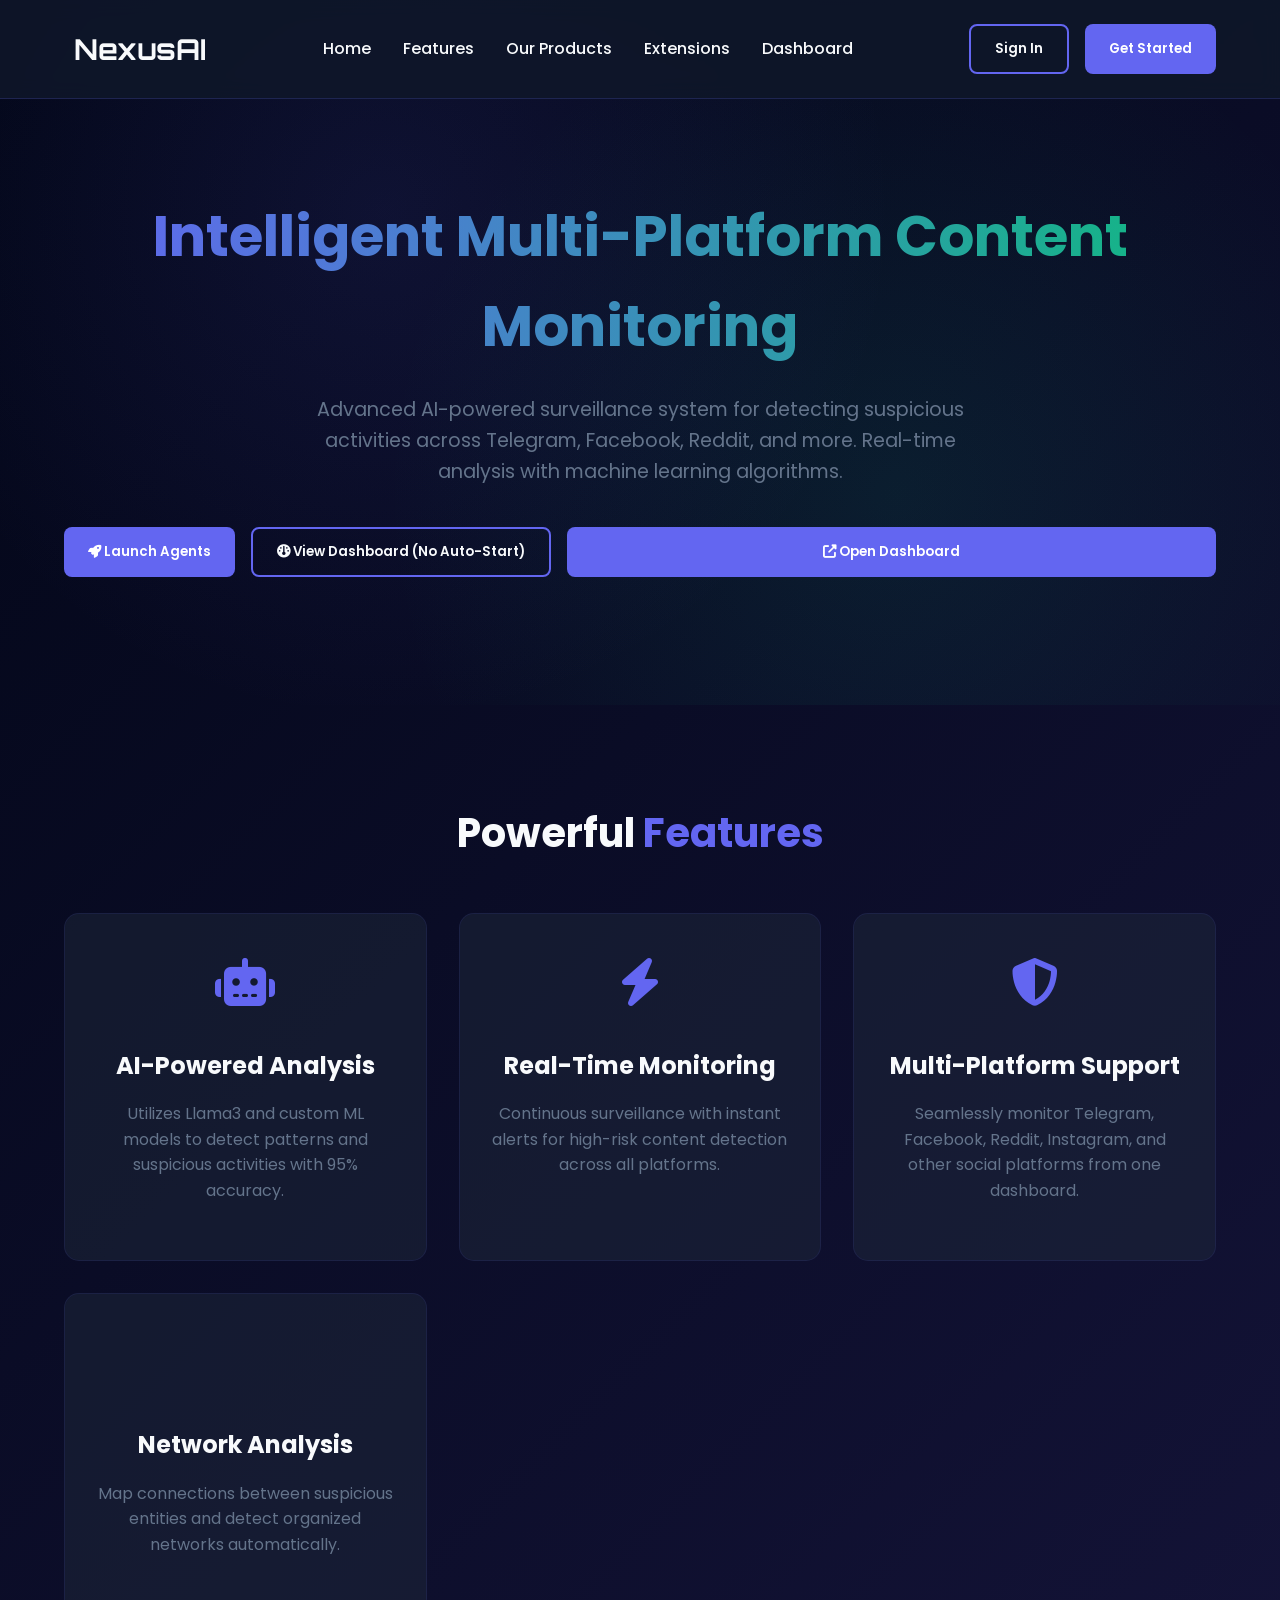
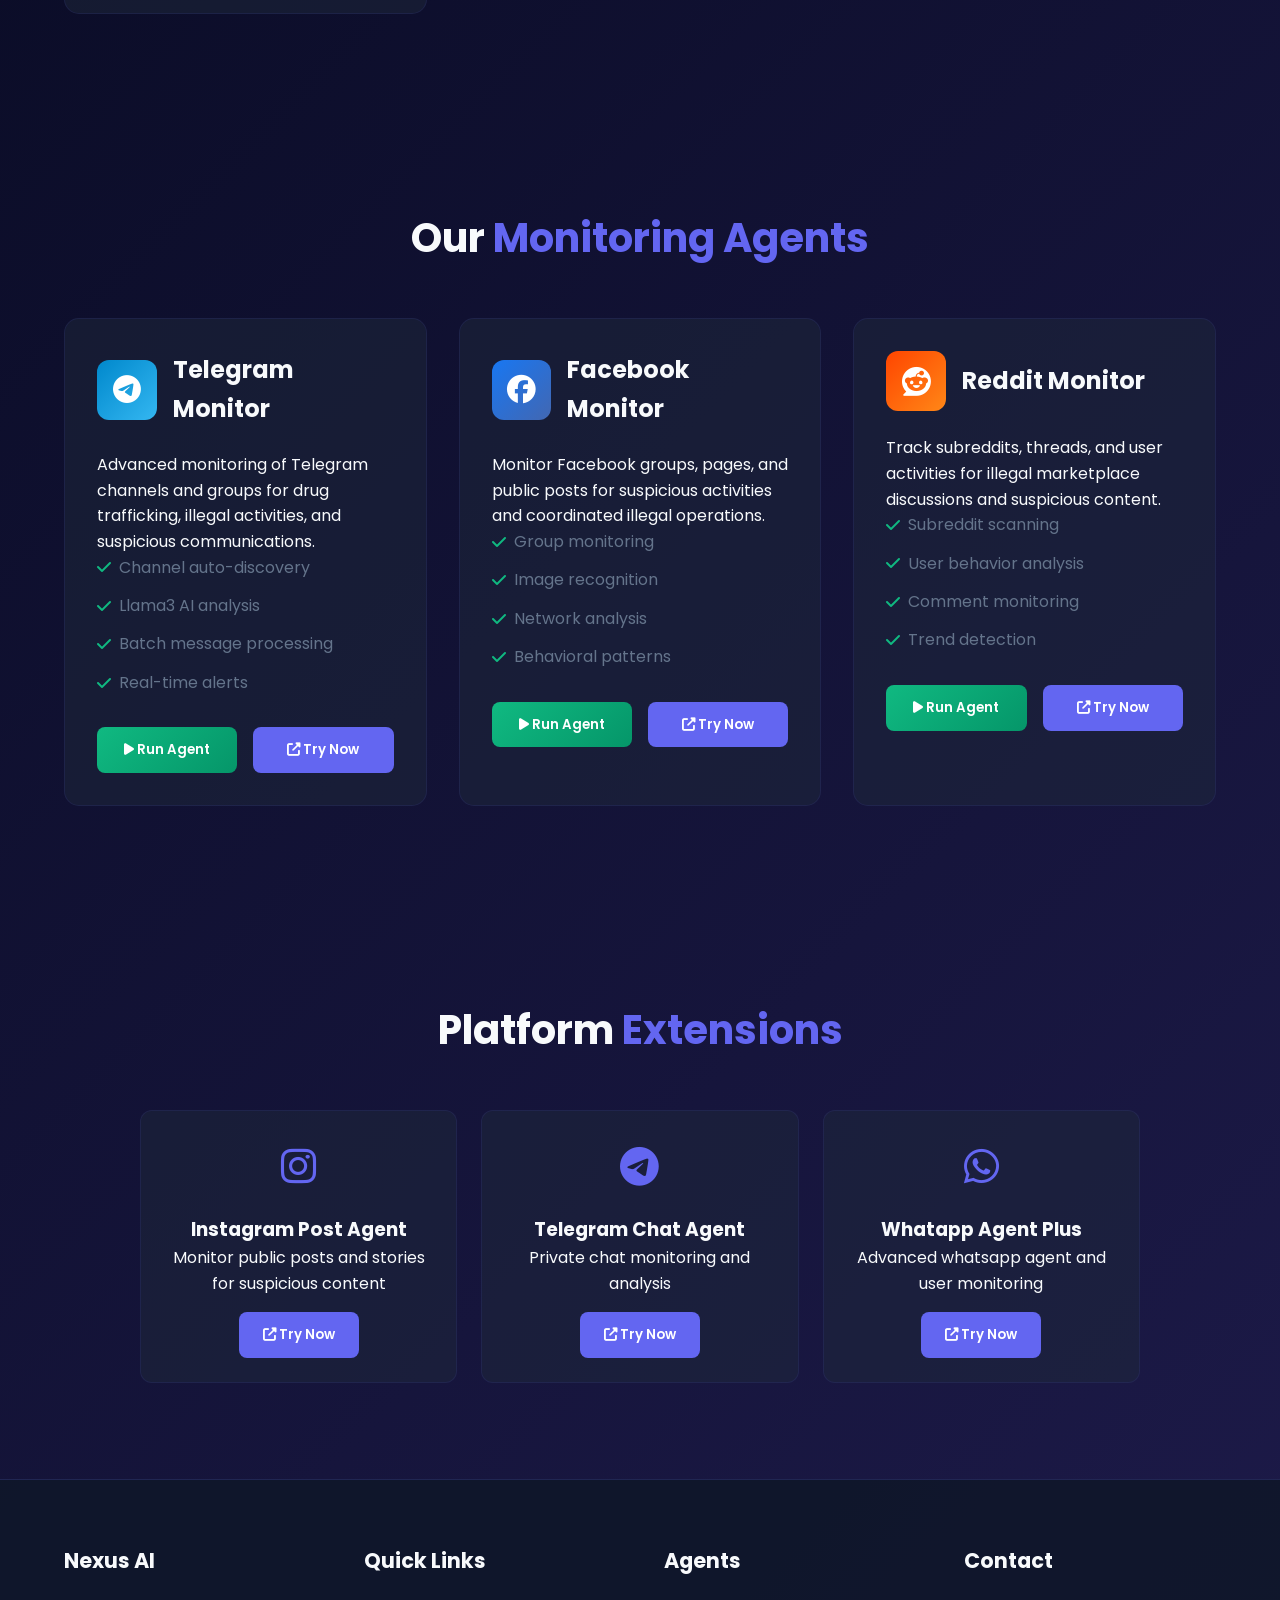
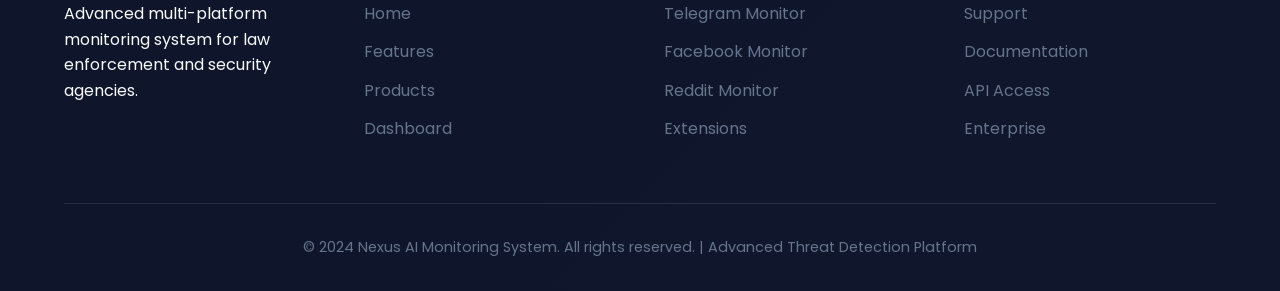
<file: templates/index.html>
<!DOCTYPE html>
<html lang="en">
<head>
    <meta charset="UTF-8">
    <meta name="viewport" content="width=device-width, initial-scale=1.0">
    <title>Nexus AI - Multi-Platform Monitoring System</title>
    <link rel="stylesheet" href="https://cdnjs.cloudflare.com/ajax/libs/font-awesome/6.4.0/css/all.min.css">
    <link href="https://fonts.googleapis.com/css2?family=Poppins:wght@300;400;500;600;700&family=Orbitron:wght@400;700&display=swap" rel="stylesheet">
    <style>
        :root {
            --primary: #6366f1;
            --primary-dark: #4f46e5;
            --secondary: #10b981;
            --danger: #ef4444;
            --warning: #f59e0b;
            --dark: #0f172a;
            --darker: #020617;
            --light: #f8fafc;
            --gray: #64748b;
        }
        
        * {
            margin: 0;
            padding: 0;
            box-sizing: border-box;
        }
        
        body {
            font-family: 'Poppins', sans-serif;
            background: linear-gradient(135deg, var(--darker) 0%, #1e1b4b 100%);
            color: var(--light);
            line-height: 1.6;
            overflow-x: hidden;
        }
        
        /* Animations */
        @keyframes float {
            0%, 100% { transform: translateY(0); }
            50% { transform: translateY(-10px); }
        }
        
        @keyframes pulse {
            0%, 100% { opacity: 1; }
            50% { opacity: 0.7; }
        }
        
        @keyframes slideIn {
            from { transform: translateY(30px); opacity: 0; }
            to { transform: translateY(0); opacity: 1; }
        }
        
        @keyframes glow {
            0%, 100% { box-shadow: 0 0 20px rgba(99, 102, 241, 0.5); }
            50% { box-shadow: 0 0 40px rgba(99, 102, 241, 0.8); }
        }
        
        /* Header & Navigation */
        .navbar {
            position: fixed;
            top: 0;
            width: 100%;
            padding: 1.5rem 5%;
            display: flex;
            justify-content: space-between;
            align-items: center;
            background: rgba(15, 23, 42, 0.9);
            backdrop-filter: blur(10px);
            z-index: 1000;
            border-bottom: 1px solid rgba(99, 102, 241, 0.2);
        }
        
        .logo {
            display: flex;
            align-items: center;
            gap: 10px;
            font-family: 'Orbitron', sans-serif;
            font-size: 1.8rem;
            font-weight: 700;
            color: var(--light);
        }
        
        .logo i {
            color: var(--primary);
            animation: float 3s ease-in-out infinite;
        }
        
        .nav-links {
            display: flex;
            gap: 2rem;
        }
        
        .nav-links a {
            color: var(--light);
            text-decoration: none;
            font-weight: 500;
            transition: color 0.3s;
            position: relative;
        }
        
        .nav-links a:hover {
            color: var(--primary);
        }
        
        .nav-links a::after {
            content: '';
            position: absolute;
            bottom: -5px;
            left: 0;
            width: 0;
            height: 2px;
            background: var(--primary);
            transition: width 0.3s;
        }
        
        .nav-links a:hover::after {
            width: 100%;
        }
        
        .auth-buttons {
            display: flex;
            gap: 1rem;
        }
        
        .btn {
            padding: 0.8rem 1.5rem;
            border-radius: 8px;
            font-weight: 600;
            cursor: pointer;
            transition: all 0.3s;
            border: none;
            font-family: 'Poppins', sans-serif;
        }
        
        .btn-outline {
            background: transparent;
            color: var(--light);
            border: 2px solid var(--primary);
        }
        
        .btn-outline:hover {
            background: var(--primary);
            transform: translateY(-2px);
            box-shadow: 0 10px 20px rgba(99, 102, 241, 0.3);
        }
        
        .btn-primary {
            background: var(--primary);
            color: white;
        }
        
        .btn-primary:hover {
            background: var(--primary-dark);
            transform: translateY(-2px);
            box-shadow: 0 10px 20px rgba(99, 102, 241, 0.3);
        }
        
        /* Hero Section */
        .hero {
            padding: 12rem 5% 8rem;
            text-align: center;
            position: relative;
            overflow: hidden;
        }
        
        .hero-bg {
            position: absolute;
            top: 0;
            left: 0;
            width: 100%;
            height: 100%;
            background: radial-gradient(circle at 30% 30%, rgba(99, 102, 241, 0.1) 0%, transparent 50%),
                        radial-gradient(circle at 70% 70%, rgba(16, 185, 129, 0.1) 0%, transparent 50%);
            z-index: -1;
        }
        
        .hero h1 {
            font-size: 3.5rem;
            margin-bottom: 1.5rem;
            background: linear-gradient(90deg, var(--primary), var(--secondary));
            -webkit-background-clip: text;
            -webkit-text-fill-color: transparent;
            animation: slideIn 1s ease-out;
        }
        
        .hero p {
            font-size: 1.2rem;
            color: var(--gray);
            max-width: 700px;
            margin: 0 auto 2.5rem;
            animation: slideIn 1s ease-out 0.2s both;
        }
        
        .hero-buttons {
            display: flex;
            gap: 1rem;
            justify-content: center;
            animation: slideIn 1s ease-out 0.4s both;
        }
        
        /* Features Section */
        .section {
            padding: 6rem 5%;
        }
        
        .section-title {
            text-align: center;
            font-size: 2.5rem;
            margin-bottom: 3rem;
            color: var(--light);
        }
        
        .section-title span {
            color: var(--primary);
        }
        
        .features-grid {
            display: grid;
            grid-template-columns: repeat(auto-fit, minmax(300px, 1fr));
            gap: 2rem;
            max-width: 1200px;
            margin: 0 auto;
        }
        
        .feature-card {
            background: rgba(30, 41, 59, 0.5);
            border-radius: 15px;
            padding: 2rem;
            text-align: center;
            transition: all 0.3s;
            border: 1px solid rgba(99, 102, 241, 0.1);
            position: relative;
            overflow: hidden;
        }
        
        .feature-card::before {
            content: '';
            position: absolute;
            top: 0;
            left: -100%;
            width: 100%;
            height: 100%;
            background: linear-gradient(90deg, transparent, rgba(99, 102, 241, 0.1), transparent);
            transition: left 0.7s;
        }
        
        .feature-card:hover::before {
            left: 100%;
        }
        
        .feature-card:hover {
            transform: translateY(-10px);
            border-color: var(--primary);
            box-shadow: 0 20px 40px rgba(0, 0, 0, 0.3);
        }
        
        .feature-icon {
            font-size: 3rem;
            color: var(--primary);
            margin-bottom: 1.5rem;
            animation: float 3s ease-in-out infinite;
        }
        
        .feature-card h3 {
            font-size: 1.5rem;
            margin-bottom: 1rem;
            color: var(--light);
        }
        
        .feature-card p {
            color: var(--gray);
            margin-bottom: 1.5rem;
        }
        
        /* Agents Section */
        .agents-grid {
            display: grid;
            grid-template-columns: repeat(auto-fit, minmax(350px, 1fr));
            gap: 2rem;
            max-width: 1200px;
            margin: 0 auto;
        }
        
        .agent-card {
            background: rgba(30, 41, 59, 0.5);
            border-radius: 15px;
            padding: 2rem;
            transition: all 0.3s;
            border: 1px solid rgba(99, 102, 241, 0.1);
            position: relative;
            overflow: hidden;
        }
        
        .agent-card:hover {
            transform: translateY(-10px);
            border-color: var(--primary);
            box-shadow: 0 20px 40px rgba(0, 0, 0, 0.3);
        }
        
        .agent-header {
            display: flex;
            align-items: center;
            gap: 1rem;
            margin-bottom: 1.5rem;
        }
        
        .agent-icon {
            width: 60px;
            height: 60px;
            border-radius: 12px;
            display: flex;
            align-items: center;
            justify-content: center;
            font-size: 1.8rem;
            color: white;
        }
        
        .telegram-icon { background: linear-gradient(135deg, #0088cc, #34b7f1); }
        .facebook-icon { background: linear-gradient(135deg, #1877f2, #4267b2); }
        .reddit-icon { background: linear-gradient(135deg, #ff4500, #ff8717); }
        
        .agent-header h3 {
            font-size: 1.5rem;
            color: var(--light);
        }
        
        .agent-features {
            list-style: none;
            margin-bottom: 2rem;
        }
        
        .agent-features li {
            display: flex;
            align-items: center;
            gap: 0.5rem;
            margin-bottom: 0.8rem;
            color: var(--gray);
        }
        
        .agent-features li i {
            color: var(--secondary);
        }
        
        .agent-actions {
            display: flex;
            gap: 1rem;
        }
        
        .btn-run {
            background: linear-gradient(135deg, var(--secondary), #059669);
            color: white;
            flex: 1;
            animation: pulse 2s infinite;
        }
        
        .btn-run:hover {
            transform: translateY(-2px);
            box-shadow: 0 10px 20px rgba(16, 185, 129, 0.3);
        }
        
        .btn-try {
            background: var(--primary);
            color: white;
            flex: 1;
        }
        
        .btn-try:hover {
            background: var(--primary-dark);
            transform: translateY(-2px);
            box-shadow: 0 10px 20px rgba(99, 102, 241, 0.3);
        }
        
        /* Extensions Section */
        .extensions-grid {
            display: grid;
            grid-template-columns: repeat(auto-fit, minmax(250px, 1fr));
            gap: 1.5rem;
            max-width: 1000px;
            margin: 0 auto;
        }
        
        .extension-card {
            background: rgba(30, 41, 59, 0.5);
            border-radius: 12px;
            padding: 1.5rem;
            text-align: center;
            transition: all 0.3s;
            border: 1px solid rgba(99, 102, 241, 0.1);
        }
        
        .extension-card:hover {
            transform: translateY(-5px);
            border-color: var(--primary);
        }
        
        .extension-icon {
            font-size: 2.5rem;
            margin-bottom: 1rem;
            color: var(--primary);
        }
        
        /* Footer */
        footer {
            background: rgba(15, 23, 42, 0.9);
            padding: 4rem 5% 2rem;
            border-top: 1px solid rgba(99, 102, 241, 0.2);
        }
        
        .footer-content {
            display: grid;
            grid-template-columns: repeat(auto-fit, minmax(250px, 1fr));
            gap: 3rem;
            max-width: 1200px;
            margin: 0 auto;
        }
        
        .footer-column h3 {
            font-size: 1.3rem;
            margin-bottom: 1.5rem;
            color: var(--light);
        }
        
        .footer-links {
            list-style: none;
        }
        
        .footer-links li {
            margin-bottom: 0.8rem;
        }
        
        .footer-links a {
            color: var(--gray);
            text-decoration: none;
            transition: color 0.3s;
        }
        
        .footer-links a:hover {
            color: var(--primary);
        }
        
        .copyright {
            text-align: center;
            margin-top: 3rem;
            padding-top: 2rem;
            border-top: 1px solid rgba(255, 255, 255, 0.1);
            color: var(--gray);
            font-size: 0.9rem;
        }
        
        /* Responsive */
        @media (max-width: 768px) {
            .hero h1 {
                font-size: 2.5rem;
            }
            
            .nav-links {
                display: none;
            }
            
            .hero-buttons {
                flex-direction: column;
                align-items: center;
            }
            
            .btn {
                width: 100%;
                max-width: 300px;
            }
        }
    </style>
</head>
<body>
    <!-- Navigation -->
    <nav class="navbar">
        <div class="logo">
            <i class="fas fa-brain-circuit"></i>
            <span>NexusAI</span>
        </div>
        <div class="nav-links">
            <a href="#home">Home</a>
            <a href="#features">Features</a>
            <a href="#products">Our Products</a>
            <a href="#extensions">Extensions</a>
            <a href="#dashboard">Dashboard</a>
        </div>
        <div class="auth-buttons">
            <button class="btn btn-outline" onclick="window.location.href='dashboard'">Sign In</button>
            <button class="btn btn-primary" onclick="window.location.href='#products'">Get Started</button>
        </div>
    </nav>

    <!-- Hero Section -->
    <section class="hero" id="home">
        <div class="hero-bg"></div>
        <h1>Intelligent Multi-Platform Content Monitoring</h1>
        <p>Advanced AI-powered surveillance system for detecting suspicious activities across Telegram, Facebook, Reddit, and more. Real-time analysis with machine learning algorithms.</p>
        <div class="hero-buttons">
            <button class="btn btn-primary" onclick="window.location.href='#products'">
                <i class="fas fa-rocket"></i> Launch Agents
            </button>
           <!-- In the hero section, update the button text -->
<button class="btn btn-outline" onclick="openDashboard('overview')">
    <i class="fas fa-dashboard"></i> View Dashboard (No Auto-Start)
</button>

<!-- In the agent cards, update the "Try Now" button behavior -->
<button class="btn btn-try" onclick="openDashboardWithConfirmation('telegram')">
    <i class="fas fa-external-link-alt"></i> Open Dashboard
</button>
        </div>
    </section>

    <!-- Features Section -->
    <section class="section" id="features">
        <h2 class="section-title">Powerful <span>Features</span></h2>
        <div class="features-grid">
            <div class="feature-card">
                <div class="feature-icon">
                    <i class="fas fa-robot"></i>
                </div>
                <h3>AI-Powered Analysis</h3>
                <p>Utilizes Llama3 and custom ML models to detect patterns and suspicious activities with 95% accuracy.</p>
            </div>
            <div class="feature-card">
                <div class="feature-icon">
                    <i class="fas fa-bolt"></i>
                </div>
                <h3>Real-Time Monitoring</h3>
                <p>Continuous surveillance with instant alerts for high-risk content detection across all platforms.</p>
            </div>
            <div class="feature-card">
                <div class="feature-icon">
                    <i class="fas fa-shield-alt"></i>
                </div>
                <h3>Multi-Platform Support</h3>
                <p>Seamlessly monitor Telegram, Facebook, Reddit, Instagram, and other social platforms from one dashboard.</p>
            </div>
            <div class="feature-card">
                <div class="feature-icon">
                    <i class="fas fa-chart-network"></i>
                </div>
                <h3>Network Analysis</h3>
                <p>Map connections between suspicious entities and detect organized networks automatically.</p>
            </div>
        </div>
    </section>

    <!-- Products Section -->
    <section class="section" id="products">
        <h2 class="section-title">Our <span>Monitoring Agents</span></h2>
        <div class="agents-grid">
            <!-- Telegram Agent -->
            <div class="agent-card">
                <div class="agent-header">
                    <div class="agent-icon telegram-icon">
                        <i class="fab fa-telegram"></i>
                    </div>
                    <h3>Telegram Monitor</h3>
                </div>
                <p>Advanced monitoring of Telegram channels and groups for drug trafficking, illegal activities, and suspicious communications.</p>
                <ul class="agent-features">
                    <li><i class="fas fa-check"></i> Channel auto-discovery</li>
                    <li><i class="fas fa-check"></i> Llama3 AI analysis</li>
                    <li><i class="fas fa-check"></i> Batch message processing</li>
                    <li><i class="fas fa-check"></i> Real-time alerts</li>
                </ul>
                <div class="agent-actions">
                    <button class="btn btn-run" onclick="runTelegramAgent()">
                        <i class="fas fa-play"></i> Run Agent
                    </button>
                    <button class="btn btn-try" onclick="openDashboard('telegram')">
                        <i class="fas fa-external-link-alt"></i> Try Now
                    </button>
                </div>
            </div>

            <!-- Facebook Agent -->
            <div class="agent-card">
                <div class="agent-header">
                    <div class="agent-icon facebook-icon">
                        <i class="fab fa-facebook"></i>
                    </div>
                    <h3>Facebook Monitor</h3>
                </div>
                <p>Monitor Facebook groups, pages, and public posts for suspicious activities and coordinated illegal operations.</p>
                <ul class="agent-features">
                    <li><i class="fas fa-check"></i> Group monitoring</li>
                    <li><i class="fas fa-check"></i> Image recognition</li>
                    <li><i class="fas fa-check"></i> Network analysis</li>
                    <li><i class="fas fa-check"></i> Behavioral patterns</li>
                </ul>
                <div class="agent-actions">
                    <button class="btn btn-run" onclick="runFacebookAgent()">
                        <i class="fas fa-play"></i> Run Agent
                    </button>
                    <button class="btn btn-try" onclick="openDashboard('facebook')">
                        <i class="fas fa-external-link-alt"></i> Try Now
                    </button>
                </div>
            </div>

            <!-- Reddit Agent -->
            <div class="agent-card">
                <div class="agent-header">
                    <div class="agent-icon reddit-icon">
                        <i class="fab fa-reddit"></i>
                    </div>
                    <h3>Reddit Monitor</h3>
                </div>
                <p>Track subreddits, threads, and user activities for illegal marketplace discussions and suspicious content.</p>
                <ul class="agent-features">
                    <li><i class="fas fa-check"></i> Subreddit scanning</li>
                    <li><i class="fas fa-check"></i> User behavior analysis</li>
                    <li><i class="fas fa-check"></i> Comment monitoring</li>
                    <li><i class="fas fa-check"></i> Trend detection</li>
                </ul>
                <div class="agent-actions">
                    <button class="btn btn-run" onclick="runRedditAgent()">
                        <i class="fas fa-play"></i> Run Agent
                    </button>
                    <button class="btn btn-try" onclick="openDashboard('reddit')">
                        <i class="fas fa-external-link-alt"></i> Try Now
                    </button>
                </div>
            </div>
        </div>
    </section>

    <!-- Extensions Section -->
    <section class="section" id="extensions">
        <h2 class="section-title">Platform <span>Extensions</span></h2>
        <div class="extensions-grid">
            <div class="extension-card">
                <div class="extension-icon">
                    <i class="fab fa-instagram"></i>
                </div>
                <h3>Instagram Post Agent</h3>
                <p>Monitor public posts and stories for suspicious content</p>
                <button class="btn btn-try" onclick="openDashboard('instagram')" style="margin-top: 1rem;">
                    <i class="fas fa-external-link-alt"></i> Try Now
                </button>
            </div>
            <div class="extension-card">
                <div class="extension-icon">
                    <i class="fab fa-telegram"></i>
                </div>
                <h3>Telegram Chat Agent</h3>
                <p>Private chat monitoring and analysis</p>
                <button class="btn btn-try" onclick="openDashboard('telegram-chat')" style="margin-top: 1rem;">
                    <i class="fas fa-external-link-alt"></i> Try Now
                </button>
            </div>
            <div class="extension-card">
                <div class="extension-icon">
                    <i class="fab fa-whatsapp"></i>
                </div>
                <h3>Whatapp Agent Plus</h3>
                <p>Advanced whatsapp agent and user monitoring</p>
                <button class="btn btn-try" onclick="openDashboard('reddit-plus')" style="margin-top: 1rem;">
                    <i class="fas fa-external-link-alt"></i> Try Now
                </button>
            </div>
        </div>
    </section>

    <!-- Footer -->
    <footer>
        <div class="footer-content">
            <div class="footer-column">
                <h3>Nexus AI</h3>
                <p>Advanced multi-platform monitoring system for law enforcement and security agencies.</p>
            </div>
            <div class="footer-column">
                <h3>Quick Links</h3>
                <ul class="footer-links">
                    <li><a href="#home">Home</a></li>
                    <li><a href="#features">Features</a></li>
                    <li><a href="#products">Products</a></li>
                    <li><a href="#dashboard">Dashboard</a></li>
                </ul>
            </div>
            <div class="footer-column">
                <h3>Agents</h3>
                <ul class="footer-links">
                    <li><a href="#products">Telegram Monitor</a></li>
                    <li><a href="#products">Facebook Monitor</a></li>
                    <li><a href="#products">Reddit Monitor</a></li>
                    <li><a href="#extensions">Extensions</a></li>
                </ul>
            </div>
            <div class="footer-column">
                <h3>Contact</h3>
                <ul class="footer-links">
                    <li><a href="#">Support</a></li>
                    <li><a href="#">Documentation</a></li>
                    <li><a href="#">API Access</a></li>
                    <li><a href="#">Enterprise</a></li>
                </ul>
            </div>
        </div>
        <div class="copyright">
            <p>&copy; 2024 Nexus AI Monitoring System. All rights reserved. | Advanced Threat Detection Platform</p>
        </div>
    </footer>

    <script>
        // Smooth scrolling for navigation links
        document.querySelectorAll('a[href^="#"]').forEach(anchor => {
            anchor.addEventListener('click', function (e) {
                e.preventDefault();
                const target = document.querySelector(this.getAttribute('href'));
                if (target) {
                    target.scrollIntoView({
                        behavior: 'smooth',
                        block: 'start'
                    });
                }
            });
        });

        // Run Agent Functions
        function runTelegramAgent() {
            showNotification('🚀 Starting Telegram Monitor Agent...', 'success');
            // In production, this would make an API call to start the agent
            simulateAgentStart('telegram');
        }

        function runFacebookAgent() {
            showNotification('🚀 Starting Facebook Monitor Agent...', 'success');
            simulateAgentStart('facebook');
        }

        function runRedditAgent() {
            showNotification('🚀 Starting Reddit Monitor Agent...', 'success');
            simulateAgentStart('reddit');
        }

        function simulateAgentStart(agent) {
            const button = event.target.closest('.btn-run');
            const originalHTML = button.innerHTML;
            
            button.innerHTML = '<i class="fas fa-spinner fa-spin"></i> Running...';
            button.disabled = true;
            
            setTimeout(() => {
                button.innerHTML = '<i class="fas fa-check"></i> Running';
                button.style.background = 'linear-gradient(135deg, #10b981, #059669)';
                
                showNotification(`✅ ${agent.charAt(0).toUpperCase() + agent.slice(1)} Agent is now monitoring`, 'success');
                
                // Update dashboard with agent status
                updateDashboardStatus(agent, 'active');
                
            }, 2000);
        }

        function openDashboard(source) {
    // Save the selected source to localStorage
    localStorage.setItem('selectedSource', source);
    
    // Show notification
    showNotification(`📊 Redirecting to ${source} dashboard...`, 'info');
    
    // Debug log
    console.log(`Opening dashboard for: ${source}`);
    console.log(`Will redirect to: http://127.0.0.1:5000/dashboard`);
    
    // Small delay for better UX
    setTimeout(() => {
        // Try multiple URLs in case one fails
        const urls = [
            'http://127.0.0.1:5000/dashboard',
            'http://localhost:5000/dashboard',
            '/dashboard',
            'dashboard'
        ];
        
        // Try the first URL
        window.location.href = urls[0];
        
        // If it fails, try others after 2 seconds
        setTimeout(() => {
            if (window.location.href.includes('dashboard') === false) {
                console.log('First URL failed, trying alternative...');
                window.location.href = urls[1];
            }
        }, 2000);
    }, 800);
}

        function showNotification(message, type) {
            // Create notification element
            const notification = document.createElement('div');
            notification.style.cssText = `
                position: fixed;
                top: 100px;
                right: 20px;
                padding: 15px 20px;
                background: ${type === 'success' ? '#10b981' : '#ef4444'};
                color: white;
                border-radius: 8px;
                box-shadow: 0 5px 15px rgba(0,0,0,0.3);
                z-index: 10000;
                animation: slideIn 0.3s ease-out;
                display: flex;
                align-items: center;
                gap: 10px;
            `;
            
            notification.innerHTML = `
                <i class="fas fa-${type === 'success' ? 'check-circle' : 'exclamation-circle'}"></i>
                <span>${message}</span>
            `;
            
            document.body.appendChild(notification);
            
            // Remove notification after 3 seconds
            setTimeout(() => {
                notification.style.animation = 'slideIn 0.3s ease-out reverse';
                setTimeout(() => notification.remove(), 300);
            }, 3000);
        }

        function updateDashboardStatus(agent, status) {
            // In production, this would update via WebSocket or API
            console.log(`${agent} status updated to: ${status}`);
        }

        // Add parallax effect to hero section
        window.addEventListener('scroll', () => {
            const scrolled = window.pageYOffset;
            const hero = document.querySelector('.hero');
            if (hero) {
                hero.style.backgroundPosition = `center ${scrolled * 0.5}px`;
            }
        });

        // Add hover effect to cards
        document.querySelectorAll('.feature-card, .agent-card').forEach(card => {
            card.addEventListener('mouseenter', () => {
                card.style.transform = 'translateY(-10px)';
            });
            
            card.addEventListener('mouseleave', () => {
                card.style.transform = 'translateY(0)';
            });
        });
    </script>
</body>
</html>
</file>
